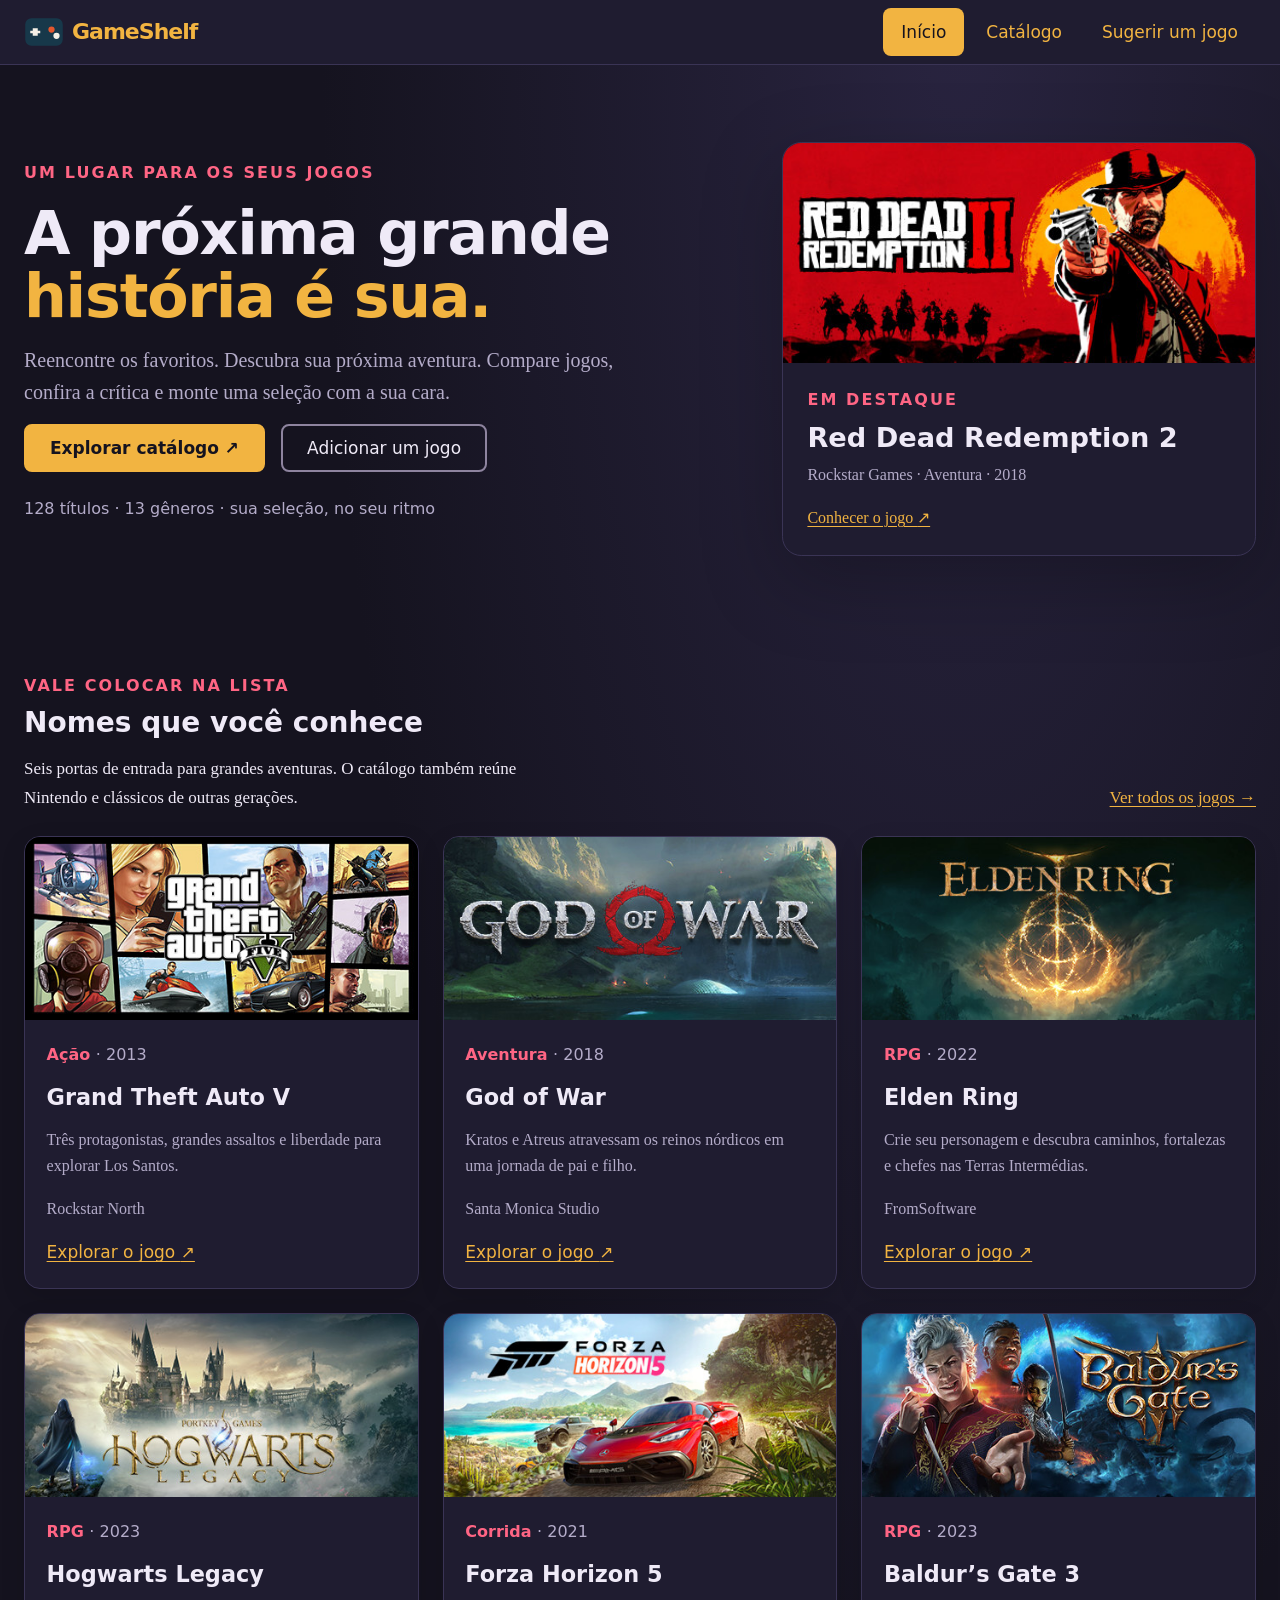
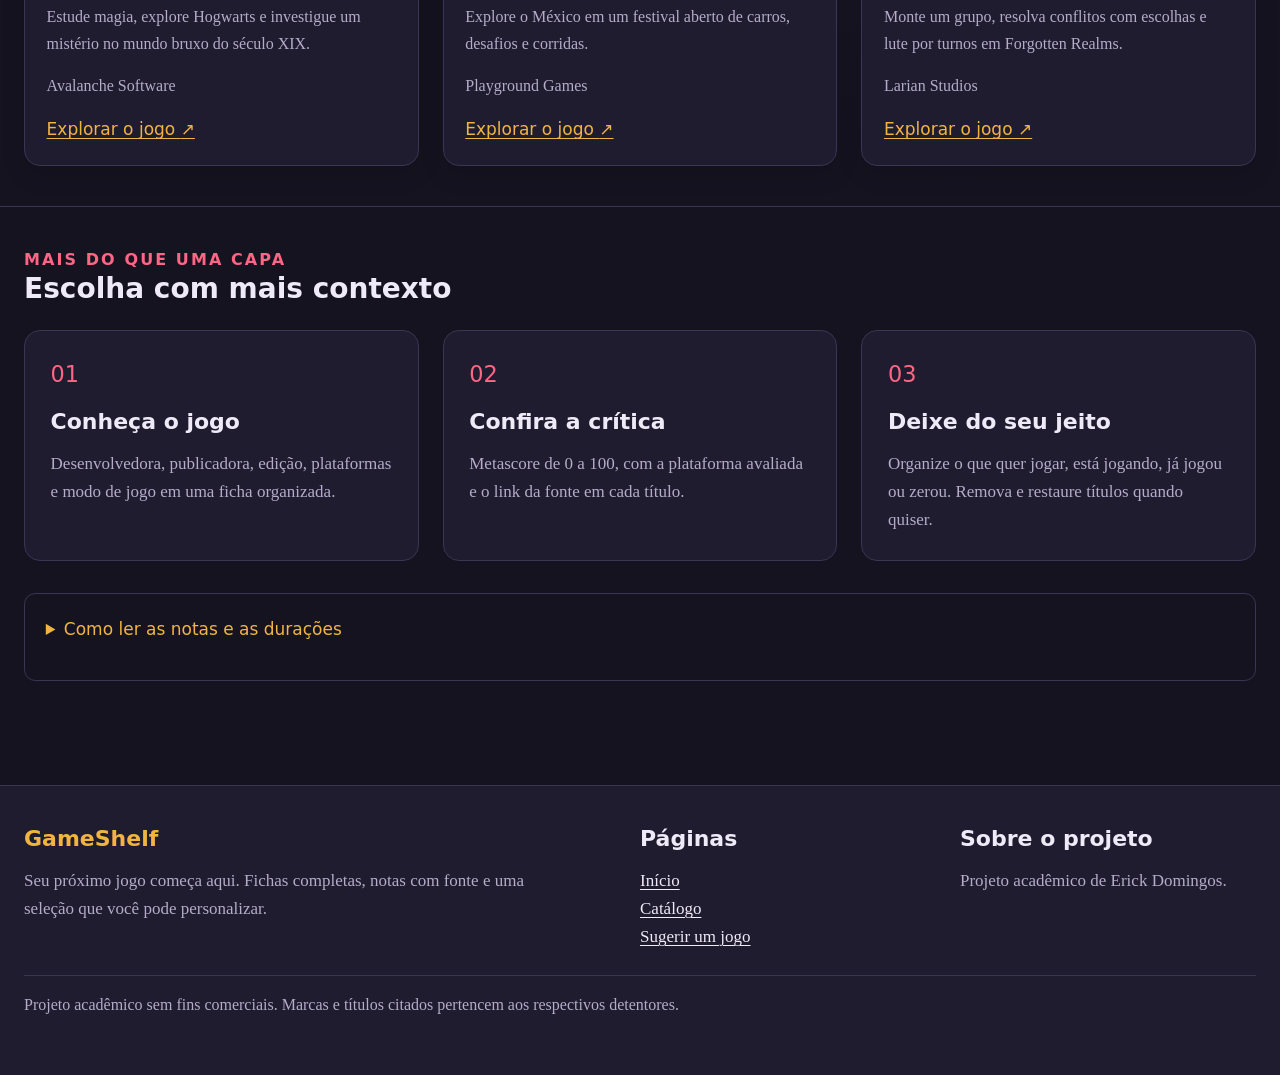
<file: Index.HTML>
<!DOCTYPE html>
<html lang="pt-BR">
  <head>
    <meta charset="UTF-8" />
    <meta name="viewport" content="width=device-width, initial-scale=1" />
    <title>GameShelf — catálogo de jogos</title>
    <meta
      name="description"
      content="GameShelf é um catálogo de 128 jogos conhecidos, com ficha técnica, gênero, duração e plataformas de cada título."
    />
    <link rel="icon" href="img/logo.svg" type="image/svg+xml" />
    <link rel="stylesheet" href="css/estilo.css" />
  </head>
  <body>
    <a class="pular-link" href="#conteudo">Pular para o conteúdo</a>

    <header class="cabecalho">
      <div class="envolucro cabecalho__interno">
        <a class="marca" href="index.html">
          <img src="img/logo.svg" alt="" width="40" height="40" />
          <span class="marca__nome">GameShelf</span>
        </a>
        <nav aria-label="Navegação principal">
          <ul class="menu">
            <li>
              <a class="menu__link" href="index.html" aria-current="page">Início</a>
            </li>
            <li><a class="menu__link" href="catalogo.html">Catálogo</a></li>
            <li><a class="menu__link" href="sugestoes.html">Sugerir um jogo</a></li>
          </ul>
        </nav>
      </div>
    </header>

    <main tabindex="-1" id="conteudo">
      <section class="envolucro destaque" aria-labelledby="titulo-principal">
        <div class="destaque__texto"><p class="sobretitulo">UM LUGAR PARA OS SEUS JOGOS</p>
          <h1 id="titulo-principal">A próxima grande<br /><span class="texto-destaque">história é sua.</span></h1>
          <p>Reencontre os favoritos. Descubra sua próxima aventura. Compare jogos, confira a crítica e monte uma seleção com a sua cara.</p>
          <div class="destaque__acoes"><a class="botao" href="catalogo.html">Explorar catálogo <span aria-hidden="true">↗</span></a><a class="botao botao--secundario" href="catalogo.html#adicionar">Adicionar um jogo</a></div>
          <p class="destaque__rodape">128 títulos · 13 gêneros · sua seleção, no seu ritmo</p>
        </div>
        <figure class="destaque__figura"><img src="img/capas/red-dead-redemption-2.jpg" alt="Arte promocional de Red Dead Redemption 2, com Arthur Morgan em destaque" width="460" height="215" fetchpriority="high" />
          <figcaption><span class="sobretitulo">EM DESTAQUE</span><strong>Red Dead Redemption 2</strong><span>Rockstar Games · Aventura · 2018</span><a href="catalogo.html#base-red-dead-redemption-2">Conhecer o jogo <span aria-hidden="true">↗</span></a></figcaption>
        </figure>
      </section>
      <section class="envolucro secao" aria-labelledby="titulo-destaques"><div class="secao__cabecalho secao__cabecalho--linha"><div><p class="sobretitulo">VALE COLOCAR NA LISTA</p><h2 id="titulo-destaques">Nomes que você conhece</h2><p>Seis portas de entrada para grandes aventuras. O catálogo também reúne Nintendo e clássicos de outras gerações.</p></div><a href="catalogo.html">Ver todos os jogos →</a></div>
        <ul class="grade-jogos grade-destaques"><li data-destaque="base-gta-v"><article class="cartao"><img class="cartao__capa" src="img/capas/gta-v.jpg" alt="Arte promocional de Grand Theft Auto V" width="460" height="215" loading="lazy" decoding="async" /><div class="cartao__corpo"><p class="cartao__kicker">Ação <span>· 2013</span></p><h3 class="cartao__titulo">Grand Theft Auto V</h3><p class="cartao__resumo">Três protagonistas, grandes assaltos e liberdade para explorar Los Santos.</p><p class="cartao__meta">Rockstar North</p><a class="cartao__link" href="catalogo.html#base-gta-v">Explorar o jogo <span aria-hidden="true">↗</span></a></div></article></li><li data-destaque="base-god-of-war"><article class="cartao"><img class="cartao__capa" src="img/capas/god-of-war.jpg" alt="Arte promocional de God of War" width="460" height="215" loading="lazy" decoding="async" /><div class="cartao__corpo"><p class="cartao__kicker">Aventura <span>· 2018</span></p><h3 class="cartao__titulo">God of War</h3><p class="cartao__resumo">Kratos e Atreus atravessam os reinos nórdicos em uma jornada de pai e filho.</p><p class="cartao__meta">Santa Monica Studio</p><a class="cartao__link" href="catalogo.html#base-god-of-war">Explorar o jogo <span aria-hidden="true">↗</span></a></div></article></li><li data-destaque="base-elden-ring"><article class="cartao"><img class="cartao__capa" src="img/capas/elden-ring.jpg" alt="Arte promocional de Elden Ring" width="460" height="215" loading="lazy" decoding="async" /><div class="cartao__corpo"><p class="cartao__kicker">RPG <span>· 2022</span></p><h3 class="cartao__titulo">Elden Ring</h3><p class="cartao__resumo">Crie seu personagem e descubra caminhos, fortalezas e chefes nas Terras Intermédias.</p><p class="cartao__meta">FromSoftware</p><a class="cartao__link" href="catalogo.html#base-elden-ring">Explorar o jogo <span aria-hidden="true">↗</span></a></div></article></li><li data-destaque="base-hogwarts-legacy"><article class="cartao"><img class="cartao__capa" src="img/capas/hogwarts-legacy.jpg" alt="Arte promocional de Hogwarts Legacy" width="460" height="215" loading="lazy" decoding="async" /><div class="cartao__corpo"><p class="cartao__kicker">RPG <span>· 2023</span></p><h3 class="cartao__titulo">Hogwarts Legacy</h3><p class="cartao__resumo">Estude magia, explore Hogwarts e investigue um mistério no mundo bruxo do século XIX.</p><p class="cartao__meta">Avalanche Software</p><a class="cartao__link" href="catalogo.html#base-hogwarts-legacy">Explorar o jogo <span aria-hidden="true">↗</span></a></div></article></li><li data-destaque="base-forza-horizon-5"><article class="cartao"><img class="cartao__capa" src="img/capas/forza-horizon-5.jpg" alt="Arte promocional de Forza Horizon 5" width="460" height="215" loading="lazy" decoding="async" /><div class="cartao__corpo"><p class="cartao__kicker">Corrida <span>· 2021</span></p><h3 class="cartao__titulo">Forza Horizon 5</h3><p class="cartao__resumo">Explore o México em um festival aberto de carros, desafios e corridas.</p><p class="cartao__meta">Playground Games</p><a class="cartao__link" href="catalogo.html#base-forza-horizon-5">Explorar o jogo <span aria-hidden="true">↗</span></a></div></article></li><li data-destaque="base-baldurs-gate-3"><article class="cartao"><img class="cartao__capa" src="img/capas/baldurs-gate-3.jpg" alt="Arte promocional de Baldur’s Gate 3" width="460" height="215" loading="lazy" decoding="async" /><div class="cartao__corpo"><p class="cartao__kicker">RPG <span>· 2023</span></p><h3 class="cartao__titulo">Baldur’s Gate 3</h3><p class="cartao__resumo">Monte um grupo, resolva conflitos com escolhas e lute por turnos em Forgotten Realms.</p><p class="cartao__meta">Larian Studios</p><a class="cartao__link" href="catalogo.html#base-baldurs-gate-3">Explorar o jogo <span aria-hidden="true">↗</span></a></div></article></li></ul>
      </section>
      <section class="envolucro secao" aria-labelledby="titulo-acervo"><div class="secao__cabecalho"><p class="sobretitulo">MAIS DO QUE UMA CAPA</p><h2 id="titulo-acervo">Escolha com mais contexto</h2></div>
        <div class="recursos"><article><span class="recurso-numero">01</span><h3>Conheça o jogo</h3><p>Desenvolvedora, publicadora, edição, plataformas e modo de jogo em uma ficha organizada.</p></article><article><span class="recurso-numero">02</span><h3>Confira a crítica</h3><p>Metascore de 0 a 100, com a plataforma avaliada e o link da fonte em cada título.</p></article><article><span class="recurso-numero">03</span><h3>Deixe do seu jeito</h3><p>Organize o que quer jogar, está jogando, já jogou ou zerou. Remova e restaure títulos quando quiser.</p></article></div>
        <details class="sobre-dados"><summary>Como ler as notas e as durações</summary><p>Metascore é a nota agregada da crítica no Metacritic. As notas foram conferidas no Steam ou em fontes secundárias indicadas nas fichas, em 20–21/09/2026. Oito títulos estão com Metascore não confirmado. As notas variam por plataforma e edição; não são atualizadas automaticamente.</p><p>O percentual do Steam representa avaliações positivas de jogadores em inglês. Não é uma nota do Metacritic. Os tempos são faixas editoriais aproximadas de campanha, sem DLCs ou conclusão de 100%; não são médias do HowLongToBeat. Os filtros de duração usam o ponto médio da faixa.</p><p>As plataformas listadas são as principais versões selecionadas de cada jogo, sem incluir todas as opções de nuvem ou retrocompatibilidade. <a href="docs/FONTES.md">Consultar fontes e créditos</a>.</p></details>
      </section>
    </main>

    <footer class="rodape">
      <div class="envolucro">
        <div class="rodape__grade">
          <div>
            <h2>GameShelf</h2>
            <p>
              Seu próximo jogo começa aqui. Fichas completas, notas com fonte e uma seleção que você pode personalizar.
            </p>
          </div>
          <nav aria-label="Navegação do rodapé">
            <h3>Páginas</h3>
            <ul class="rodape__lista">
              <li><a href="index.html">Início</a></li>
              <li><a href="catalogo.html">Catálogo</a></li>
              <li><a href="sugestoes.html">Sugerir um jogo</a></li>
            </ul>
          </nav>
          <div>
            <h3>Sobre o projeto</h3>
            <ul class="rodape__lista">
              <li>Projeto acadêmico de Erick Domingos.</li>
            </ul>
          </div>
        </div>
        <p class="rodape__nota">
          Projeto acadêmico sem fins comerciais. Marcas e títulos citados
          pertencem aos respectivos detentores.
        </p>
      </div>
    </footer>
  </body>
</html>
</file>
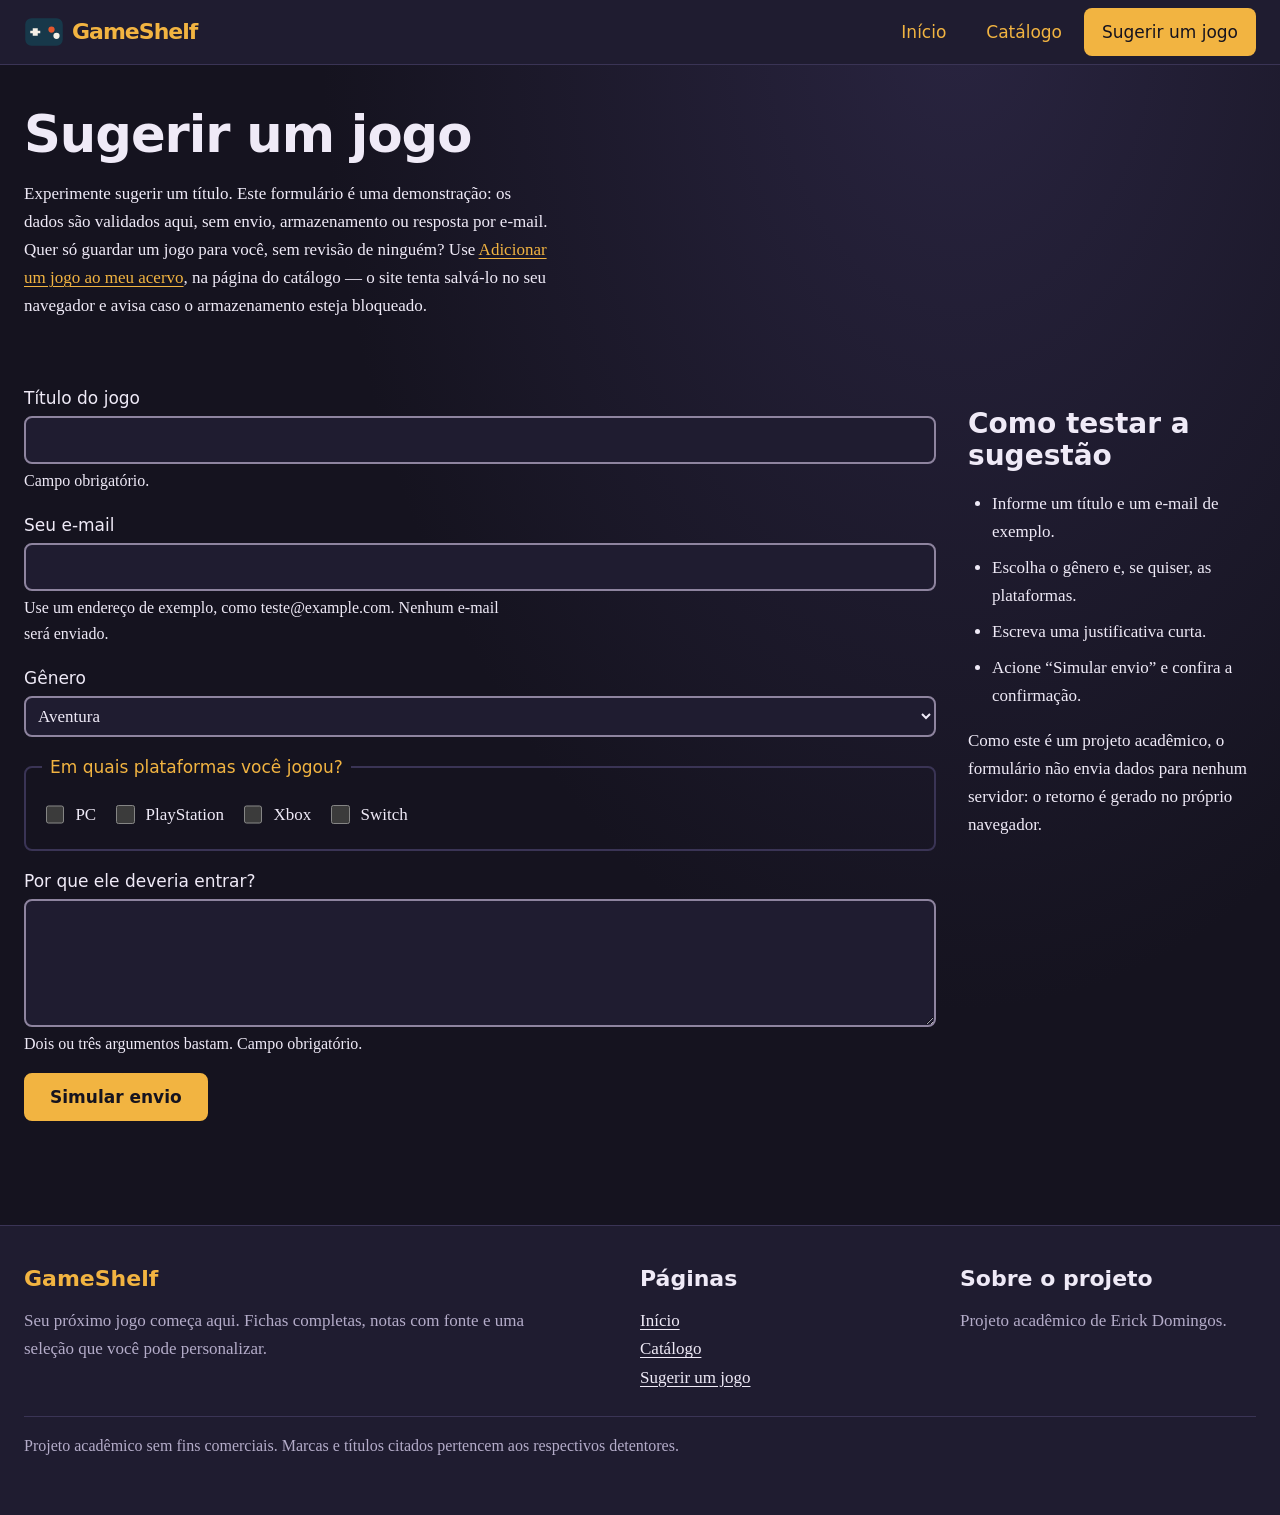
<file: sugest.HTML>
<!DOCTYPE html>
<html lang="pt-BR">
  <head>
    <meta charset="UTF-8" />
    <meta name="viewport" content="width=device-width, initial-scale=1" />
    <title>Sugerir um jogo — GameShelf</title>
    <meta
      name="description"
      content="Experimente o formulário de sugestão do GameShelf: validação local de título, e-mail e justificativa, sem envio de dados."
    />
    <link rel="icon" href="img/logo.svg" type="image/svg+xml" />
    <link rel="stylesheet" href="css/estilo.css" />
  </head>
  <body>
    <a class="pular-link" href="#conteudo">Pular para o conteúdo</a>

    <header class="cabecalho">
      <div class="envolucro cabecalho__interno">
        <a class="marca" href="index.html">
          <img src="img/logo.svg" alt="" width="40" height="40" />
          <span class="marca__nome">GameShelf</span>
        </a>
        <nav aria-label="Navegação principal">
          <ul class="menu">
            <li><a class="menu__link" href="index.html">Início</a></li>
            <li><a class="menu__link" href="catalogo.html">Catálogo</a></li>
            <li>
              <a class="menu__link" href="sugestoes.html" aria-current="page">Sugerir um jogo</a>
            </li>
          </ul>
        </nav>
      </div>
    </header>

    <main tabindex="-1" id="conteudo" class="envolucro">
      <div class="secao__cabecalho pagina__topo">
        <h1>Sugerir um jogo</h1>
        <p>
          Experimente sugerir um título. Este formulário é uma demonstração:
          os dados são validados aqui, sem envio, armazenamento ou resposta por e-mail.
        </p>
        <p>
          Quer só guardar um jogo para você, sem revisão de ninguém? Use
          <a href="catalogo.html#adicionar">Adicionar um jogo ao meu acervo</a>,
          na página do catálogo — o site tenta salvá-lo no seu navegador e avisa caso o armazenamento esteja bloqueado.
        </p>
      </div>

      <div class="catalogo catalogo--invertido">
        <section aria-labelledby="titulo-formulario">
          <h2 id="titulo-formulario" class="apenas-leitor">Formulário de sugestão</h2>

          <!-- Mensagem de retorno anunciada por leitores de tela -->
          <div class="aviso" id="retorno" role="status" hidden>
            <p id="retorno-texto"></p>
          </div>

          <form id="form-sugestao" novalidate hidden>
            <div class="campo">
              <label class="campo__rotulo" for="jogo">Título do jogo</label>
              <input
                type="text"
                id="jogo" maxlength="80"
                name="jogo"
                required
                aria-describedby="ajuda-jogo"
              />
              <p class="campo__ajuda" id="ajuda-jogo">Campo obrigatório.</p>
            </div>

            <div class="campo">
              <label class="campo__rotulo" for="email">Seu e-mail</label>
              <input
                type="email"
                id="email" maxlength="254" autocomplete="email"
                name="email"
                required
                aria-describedby="ajuda-email"
              />
              <p class="campo__ajuda" id="ajuda-email">
                Use um endereço de exemplo, como teste@example.com. Nenhum e-mail será enviado.
              </p>
            </div>

            <div class="campo">
              <label class="campo__rotulo" for="genero-sugerido">Gênero</label>
              <select id="genero-sugerido" name="genero-sugerido">
                <option value="Aventura">Aventura</option>
                <option value="Ação">Ação</option>
                <option value="Estratégia">Estratégia</option>
                <option value="Plataforma">Plataforma</option>
                <option value="Puzzle">Puzzle</option>
                <option value="RPG">RPG</option>
                <option value="Roguelike">Roguelike</option>
                <option value="Simulação">Simulação</option>
                <option value="Sobrevivência">Sobrevivência</option>
                <option value="Outro">Outro</option>
              </select>
            </div>

            <fieldset>
              <legend>Em quais plataformas você jogou?</legend>
              <div class="opcoes">
                <span class="opcao">
                  <input type="checkbox" id="sug-pc" name="sug-plataforma" value="PC" />
                  <label for="sug-pc">PC</label>
                </span>
                <span class="opcao">
                  <input
                    type="checkbox"
                    id="sug-playstation"
                    name="sug-plataforma"
                    value="PlayStation"
                  />
                  <label for="sug-playstation">PlayStation</label>
                </span>
                <span class="opcao">
                  <input type="checkbox" id="sug-xbox" name="sug-plataforma" value="Xbox" />
                  <label for="sug-xbox">Xbox</label>
                </span>
                <span class="opcao">
                  <input
                    type="checkbox"
                    id="sug-switch"
                    name="sug-plataforma"
                    value="Switch"
                  />
                  <label for="sug-switch">Switch</label>
                </span>
              </div>
            </fieldset>

            <div class="campo">
              <label class="campo__rotulo" for="motivo">Por que ele deveria entrar?</label>
              <textarea
                id="motivo" maxlength="600"
                name="motivo"
                required
                aria-describedby="ajuda-motivo"
              ></textarea>
              <p class="campo__ajuda" id="ajuda-motivo">
                Dois ou três argumentos bastam. Campo obrigatório.
              </p>
            </div>

            <button class="botao" type="submit">Simular envio</button>
          </form>

          <noscript>
            <p class="aviso">
              Ative o JavaScript para testar o formulário. As demais páginas e fichas continuam disponíveis.
            </p>
          </noscript>
        </section>

        <aside class="texto-corrido" aria-labelledby="titulo-criterios">
          <h2 id="titulo-criterios">Como testar a sugestão</h2>
          <ul>
            <li>Informe um título e um e-mail de exemplo.</li>
            <li>Escolha o gênero e, se quiser, as plataformas.</li>
            <li>Escreva uma justificativa curta.</li>
            <li>Acione “Simular envio” e confira a confirmação.</li>
          </ul>
          <p>
            Como este é um projeto acadêmico, o formulário não envia dados para
            nenhum servidor: o retorno é gerado no próprio navegador.
          </p>
        </aside>
      </div>
    </main>

    <footer class="rodape">
      <div class="envolucro">
        <div class="rodape__grade">
          <div>
            <h2>GameShelf</h2>
            <p>
              Seu próximo jogo começa aqui. Fichas completas, notas com fonte e uma seleção que você pode personalizar.
            </p>
          </div>
          <nav aria-label="Navegação do rodapé">
            <h3>Páginas</h3>
            <ul class="rodape__lista">
              <li><a href="index.html">Início</a></li>
              <li><a href="catalogo.html">Catálogo</a></li>
              <li><a href="sugestoes.html">Sugerir um jogo</a></li>
            </ul>
          </nav>
          <div>
            <h3>Sobre o projeto</h3>
            <ul class="rodape__lista">
              <li>Projeto acadêmico de Erick Domingos.</li>
            </ul>
          </div>
        </div>
        <p class="rodape__nota">
          Projeto acadêmico sem fins comerciais. Marcas e títulos citados
          pertencem aos respectivos detentores.
        </p>
      </div>
    </footer>

    <script src="js/validacao.js" defer></script>
    <script src="js/formulario.js" defer></script>
  </body>
</html>
</file>
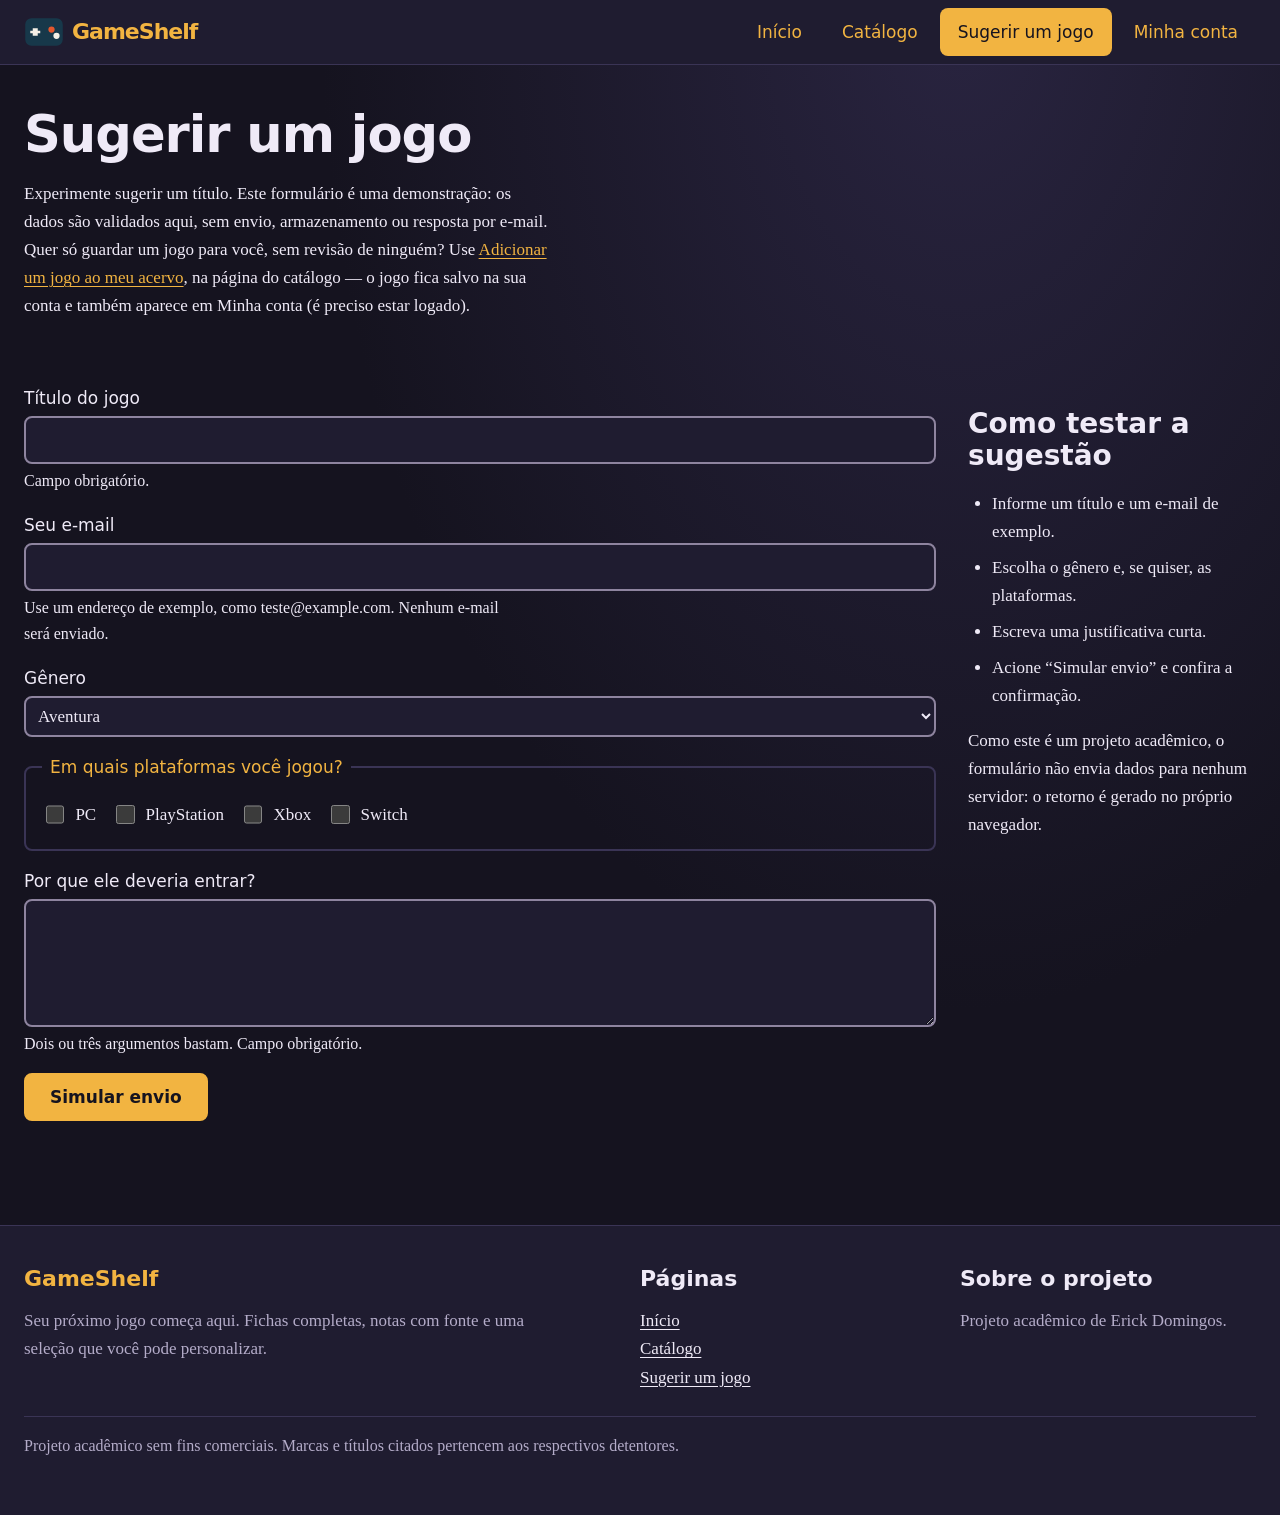
<file: frontend/sugestoes.html>
<!DOCTYPE html>
<html lang="pt-BR">
  <head>
    <meta charset="UTF-8" />
    <meta name="viewport" content="width=device-width, initial-scale=1" />
    <title>Sugerir um jogo — GameShelf</title>
    <meta
      name="description"
      content="Experimente o formulário de sugestão do GameShelf: validação local de título, e-mail e justificativa, sem envio de dados."
    />
    <link rel="icon" href="img/logo.svg" type="image/svg+xml" />
    <link rel="stylesheet" href="css/estilo.css" />
  </head>
  <body>
    <a class="pular-link" href="#conteudo">Pular para o conteúdo</a>

    <header class="cabecalho">
      <div class="envolucro cabecalho__interno">
        <a class="marca" href="index.html">
          <img src="img/logo.svg" alt="" width="40" height="40" />
          <span class="marca__nome">GameShelf</span>
        </a>
        <nav aria-label="Navegação principal">
          <ul class="menu">
            <li><a class="menu__link" href="index.html">Início</a></li>
            <li><a class="menu__link" href="catalogo.html">Catálogo</a></li>
            <li>
              <a class="menu__link" href="sugestoes.html" aria-current="page">Sugerir um jogo</a>
            </li>
            <li><a class="menu__link" href="conta.html">Minha conta</a></li>
          </ul>
        </nav>
      </div>
    </header>

    <main tabindex="-1" id="conteudo" class="envolucro">
      <div class="secao__cabecalho pagina__topo">
        <h1>Sugerir um jogo</h1>
        <p>
          Experimente sugerir um título. Este formulário é uma demonstração:
          os dados são validados aqui, sem envio, armazenamento ou resposta por e-mail.
        </p>
        <p>
          Quer só guardar um jogo para você, sem revisão de ninguém? Use
          <a href="catalogo.html#adicionar">Adicionar um jogo ao meu acervo</a>,
          na página do catálogo — o jogo fica salvo na sua conta e também aparece em Minha conta (é preciso estar logado).
        </p>
      </div>

      <div class="catalogo catalogo--invertido">
        <section aria-labelledby="titulo-formulario">
          <h2 id="titulo-formulario" class="apenas-leitor">Formulário de sugestão</h2>

          <!-- Mensagem de retorno anunciada por leitores de tela -->
          <div class="aviso" id="retorno" role="status" hidden>
            <p id="retorno-texto"></p>
          </div>

          <form id="form-sugestao" novalidate hidden>
            <div class="campo">
              <label class="campo__rotulo" for="jogo">Título do jogo</label>
              <input
                type="text"
                id="jogo" maxlength="80"
                name="jogo"
                required
                aria-describedby="ajuda-jogo"
              />
              <p class="campo__ajuda" id="ajuda-jogo">Campo obrigatório.</p>
            </div>

            <div class="campo">
              <label class="campo__rotulo" for="email">Seu e-mail</label>
              <input
                type="email"
                id="email" maxlength="254" autocomplete="email"
                name="email"
                required
                aria-describedby="ajuda-email"
              />
              <p class="campo__ajuda" id="ajuda-email">
                Use um endereço de exemplo, como teste@example.com. Nenhum e-mail será enviado.
              </p>
            </div>

            <div class="campo">
              <label class="campo__rotulo" for="genero-sugerido">Gênero</label>
              <select id="genero-sugerido" name="genero-sugerido">
                <option value="Aventura">Aventura</option>
                <option value="Ação">Ação</option>
                <option value="Estratégia">Estratégia</option>
                <option value="Plataforma">Plataforma</option>
                <option value="Puzzle">Puzzle</option>
                <option value="RPG">RPG</option>
                <option value="Roguelike">Roguelike</option>
                <option value="Simulação">Simulação</option>
                <option value="Sobrevivência">Sobrevivência</option>
                <option value="Outro">Outro</option>
              </select>
            </div>

            <fieldset>
              <legend>Em quais plataformas você jogou?</legend>
              <div class="opcoes">
                <span class="opcao">
                  <input type="checkbox" id="sug-pc" name="sug-plataforma" value="PC" />
                  <label for="sug-pc">PC</label>
                </span>
                <span class="opcao">
                  <input
                    type="checkbox"
                    id="sug-playstation"
                    name="sug-plataforma"
                    value="PlayStation"
                  />
                  <label for="sug-playstation">PlayStation</label>
                </span>
                <span class="opcao">
                  <input type="checkbox" id="sug-xbox" name="sug-plataforma" value="Xbox" />
                  <label for="sug-xbox">Xbox</label>
                </span>
                <span class="opcao">
                  <input
                    type="checkbox"
                    id="sug-switch"
                    name="sug-plataforma"
                    value="Switch"
                  />
                  <label for="sug-switch">Switch</label>
                </span>
              </div>
            </fieldset>

            <div class="campo">
              <label class="campo__rotulo" for="motivo">Por que ele deveria entrar?</label>
              <textarea
                id="motivo" maxlength="600"
                name="motivo"
                required
                aria-describedby="ajuda-motivo"
              ></textarea>
              <p class="campo__ajuda" id="ajuda-motivo">
                Dois ou três argumentos bastam. Campo obrigatório.
              </p>
            </div>

            <button class="botao" type="submit">Simular envio</button>
          </form>

          <noscript>
            <p class="aviso">
              Ative o JavaScript para testar o formulário. As demais páginas e fichas continuam disponíveis.
            </p>
          </noscript>
        </section>

        <aside class="texto-corrido" aria-labelledby="titulo-criterios">
          <h2 id="titulo-criterios">Como testar a sugestão</h2>
          <ul>
            <li>Informe um título e um e-mail de exemplo.</li>
            <li>Escolha o gênero e, se quiser, as plataformas.</li>
            <li>Escreva uma justificativa curta.</li>
            <li>Acione “Simular envio” e confira a confirmação.</li>
          </ul>
          <p>
            Como este é um projeto acadêmico, o formulário não envia dados para
            nenhum servidor: o retorno é gerado no próprio navegador.
          </p>
        </aside>
      </div>
    </main>

    <footer class="rodape">
      <div class="envolucro">
        <div class="rodape__grade">
          <div>
            <h2>GameShelf</h2>
            <p>
              Seu próximo jogo começa aqui. Fichas completas, notas com fonte e uma seleção que você pode personalizar.
            </p>
          </div>
          <nav aria-label="Navegação do rodapé">
            <h3>Páginas</h3>
            <ul class="rodape__lista">
              <li><a href="index.html">Início</a></li>
              <li><a href="catalogo.html">Catálogo</a></li>
              <li><a href="sugestoes.html">Sugerir um jogo</a></li>
            </ul>
          </nav>
          <div>
            <h3>Sobre o projeto</h3>
            <ul class="rodape__lista">
              <li>Projeto acadêmico de Erick Domingos.</li>
            </ul>
          </div>
        </div>
        <p class="rodape__nota">
          Projeto acadêmico sem fins comerciais. Marcas e títulos citados
          pertencem aos respectivos detentores.
        </p>
      </div>
    </footer>

    <script src="js/validacao.js" defer></script>
    <script src="js/formulario.js" defer></script>
  </body>
</html>
</file>
<file: css/estilo.css>
/* =============================================================
   GameShelf — folha de estilo única
   Organização: 1 tokens · 2 base · 3 layout · 4 cabeçalho ·
   5 rodapé · 6 componentes · 7 páginas · 8 responsivo · 9 preferências
   ============================================================= */

/* ---------- 1. Tokens de projeto (variáveis CSS) ------------- */
:root {
  /* Paleta original: roxo profundo, ouro e magenta.
     A borda dos campos é mais clara para destacar controles. */
  color-scheme: dark;
  --cor-fundo: #15131f;
  --cor-superficie: #1f1c30;
  --cor-superficie-alta: #292440;
  --cor-linha: #3a3455;
  --cor-controle: #8e849f;
  --cor-texto: #efeaf7;
  --cor-texto-suave: #b4acc9;
  --cor-ouro: #f2b441;
  --cor-magenta: #ff6584;
  --cor-branco: var(--cor-texto);

  /* Tipografia: 2 famílias */
  --fonte-titulo: "Trebuchet MS", "Segoe UI", system-ui, sans-serif;
  --fonte-texto: Georgia, "Times New Roman", serif;

  /* Escala tipográfica (razão ~1.25) */
  --texto-pequeno: 1rem;
  --texto-base: 1.0625rem;
  --texto-medio: 1.375rem;
  --texto-grande: 1.75rem;
  --texto-enorme: 2.5rem;

  /* Espaçamento (múltiplos de 4px) */
  --esp-1: 0.25rem;
  --esp-2: 0.5rem;
  --esp-3: 1rem;
  --esp-4: 1.5rem;
  --esp-5: 2.5rem;
  --esp-6: 4rem;

  /* Formas e sombras */
  --raio: 0.5rem;
  --raio-grande: 1rem;
  --borda: 2px solid var(--cor-linha);
  --sombra: 0 2px 0 0 var(--cor-linha);

  --largura-max: 86rem;
  --largura-leitura: 62ch; /* mantém a linha entre 45 e 90 caracteres */
}

/* ---------- 2. Base --------------------------------------- */
*,
*::before,
*::after {
  box-sizing: border-box;
}

body {
  margin: 0;
  background-color: var(--cor-fundo);
  color: var(--cor-texto);
  font-family: var(--fonte-texto);
  font-size: var(--texto-base);
  line-height: 1.65;
  /* alinhamento à esquerda: evita rios de espaço sem hifenização */
  text-align: left;
}

h1,
h2,
h3,
h4 {
  font-family: var(--fonte-titulo);
  color: var(--cor-texto);
  line-height: 1.15;
  margin: 0 0 var(--esp-3);
}

h1 {
  font-size: var(--texto-enorme);
  letter-spacing: -0.02em;
}
h2 {
  font-size: var(--texto-grande);
}
h3 {
  font-size: var(--texto-medio);
}
h4 {
  font-size: var(--texto-base);
}

p {
  margin: 0 0 var(--esp-3); /* espaçamento entre parágrafos > 0.5em */
  max-width: var(--largura-leitura);
}

a {
  color: var(--cor-ouro);
  text-underline-offset: 0.2em;
}

a:hover {
  color: var(--cor-magenta);
}

img {
  max-width: 100%;
  height: auto;
  display: block;
}

/* Foco visível e consistente em todos os elementos interativos */
:focus-visible {
  outline: 3px solid var(--cor-ouro);
  outline-offset: 3px;
  border-radius: var(--esp-1);
}

/* O atributo hidden precisa prevalecer sobre grid/flex dos componentes. */
[hidden] { display: none !important; }
button, input, select, textarea { font: inherit; }
button, summary, .menu__link { min-height: 2.75rem; }
input, select, textarea, fieldset { min-width: 0; }
input::placeholder { color: var(--cor-texto-suave); opacity: 1; }
[aria-invalid="true"] { border-style: dashed; border-color: var(--cor-ouro); }
.erro-campo { margin: 0; color: var(--cor-ouro); font-size: 1rem; }
.cartao__titulo, .cartao__resumo, .aviso { overflow-wrap: anywhere; }
.opcao label { padding-block: 0.25rem; cursor: pointer; }
.notas-externas { flex-wrap: wrap; }
.adicionar-jogo__corpo { padding-top: var(--esp-3); }
.botao:hover { text-decoration: underline; text-underline-offset: 0.2em; }

/* ---------- 3. Layout ------------------------------------- */
.envolucro {
  width: 100%;
  max-width: var(--largura-max);
  margin-inline: auto;
  padding-inline: var(--esp-3);
}

.secao {
  padding-block: var(--esp-5);
}

.secao + .secao {
  border-top: 1px solid var(--cor-linha);
}

.secao__cabecalho {
  margin-bottom: var(--esp-4);
}

.secao__cabecalho p {
  margin-bottom: 0;
}

/* Link de atalho para leitores de tela e teclado */
.pular-link {
  position: absolute;
  left: var(--esp-3);
  top: -4rem;
  z-index: 10;
  background-color: var(--cor-ouro);
  color: var(--cor-fundo);
  padding: var(--esp-2) var(--esp-3);
  border-radius: 0 0 var(--raio) var(--raio);
  transition: top 0.15s ease-out;
}

.pular-link:focus {
  top: 0;
  color: var(--cor-fundo);
}

/* Conteúdo visível apenas para tecnologias assistivas */
.apenas-leitor {
  position: absolute;
  width: 1px;
  height: 1px;
  padding: 0;
  margin: -1px;
  overflow: hidden;
  clip-path: inset(50%);
  white-space: nowrap;
}

/* ---------- 4. Cabeçalho e navegação ----------------------- */
.cabecalho {
  background-color: var(--cor-superficie);
  border-bottom: var(--borda);
}

.cabecalho__interno {
  display: flex;
  flex-wrap: wrap;
  align-items: center;
  justify-content: space-between;
  gap: var(--esp-2);
  padding-block: var(--esp-2);
}

.marca {
  display: flex;
  align-items: center;
  gap: var(--esp-2);
  font-family: var(--fonte-titulo);
  font-size: var(--texto-medio);
  font-weight: bold;
  color: var(--cor-ouro);
  text-decoration: none;
}

.marca__nome {
  letter-spacing: -0.01em;
}

.menu {
  display: flex;
  flex-wrap: wrap;
  gap: var(--esp-1);
  list-style: none;
  margin: 0;
  padding: 0;
}

.menu__link {
  display: block;
  padding: var(--esp-2) var(--esp-3);
  font-family: var(--fonte-titulo);
  text-decoration: none;
  border-radius: var(--raio);
  border: 2px solid transparent;
}

.menu__link:hover {
  background-color: var(--cor-superficie-alta);
  border-color: var(--cor-ouro);
  color: var(--cor-ouro);
}

/* Página atual: marcada visualmente e por aria-current */
.menu__link[aria-current="page"] {
  background-color: var(--cor-ouro);
  color: var(--cor-fundo);
}

/* ---------- 5. Rodapé -------------------------------------- */
.rodape {
  background-color: var(--cor-superficie-alta);
  color: var(--cor-texto-suave);
  padding-block: var(--esp-5);
  margin-top: var(--esp-6);
  border-top: var(--borda);
}

.rodape a {
  color: var(--cor-texto);
}

.rodape a:hover {
  color: var(--cor-ouro);
}

.rodape h2 {
  color: var(--cor-ouro);
  font-size: var(--texto-medio);
}

.rodape__grade {
  display: grid;
  gap: var(--esp-4);
}

.rodape__lista {
  list-style: none;
  margin: 0;
  padding: 0;
}

.rodape__nota {
  margin-top: var(--esp-4);
  padding-top: var(--esp-3);
  border-top: 1px solid var(--cor-linha);
  font-size: var(--texto-pequeno);
  max-width: none;
}

/* ---------- 6. Componentes --------------------------------- */

/* 6.1 Botões */
.botao {
  display: inline-block;
  font-family: var(--fonte-titulo);
  font-size: var(--texto-base);
  padding: var(--esp-2) var(--esp-4);
  border: var(--borda);
  border-radius: var(--raio);
  text-decoration: none;
  cursor: pointer;
  background-color: var(--cor-ouro);
  color: var(--cor-fundo);
  box-shadow: var(--sombra);
}

.botao:hover {
  background-color: var(--cor-magenta);
  border-color: var(--cor-magenta);
  color: var(--cor-fundo);
}

.botao--secundario {
  background-color: transparent;
  color: var(--cor-texto);
}

.botao--secundario:hover {
  background-color: var(--cor-superficie-alta);
  border-color: var(--cor-ouro);
  color: var(--cor-ouro);
}

/* 6.2 Cartão de jogo */
.grade-jogos {
  display: grid;
  grid-template-columns: repeat(auto-fill, minmax(min(100%, 15rem), 1fr));
  gap: var(--esp-4);
  list-style: none;
  margin: 0;
  padding: 0;
}

.cartao {
  display: flex;
  flex-direction: column;
  height: 100%;
  background-color: var(--cor-superficie);
  border: var(--borda);
  border-radius: var(--raio-grande);
  overflow: hidden;
}

.cartao:hover,
.cartao:focus-within {
  border-color: var(--cor-ouro);
}

.cartao__capa {
  width: 100%;
  height: auto;
  border-bottom: var(--borda);
  background-color: var(--cor-superficie-alta);
}

.cartao__corpo {
  display: flex;
  flex-direction: column;
  gap: var(--esp-2);
  padding: var(--esp-3);
  flex-grow: 1;
}

.cartao__titulo {
  margin: 0;
  font-size: var(--texto-medio);
}

.cartao__meta {
  margin: 0;
  font-size: var(--texto-pequeno);
  color: var(--cor-texto-suave);
}

.cartao__resumo {
  margin: 0;
  font-size: var(--texto-pequeno);
  color: var(--cor-texto-suave);
}

/* 6.3 Etiquetas de gênero e plataforma */
.etiquetas {
  display: flex;
  flex-wrap: wrap;
  gap: var(--esp-1);
  list-style: none;
  margin: 0;
  padding: 0;
}

.etiqueta {
  font-family: var(--fonte-titulo);
  font-size: var(--texto-pequeno);
  padding: 0.125rem var(--esp-2);
  border: 1px solid var(--cor-linha);
  border-radius: var(--raio);
  background-color: var(--cor-superficie-alta);
  color: var(--cor-texto-suave);
}

.etiqueta--genero {
  background-color: var(--cor-magenta);
  color: var(--cor-fundo);
  border-color: var(--cor-magenta);
}

.etiqueta--pessoal {
  background-color: var(--cor-superficie);
  color: var(--cor-ouro);
  border-color: var(--cor-ouro);
}

/* 6.3.1 Notas externas (Metacritic e comunidade) */
.notas-externas {
  display: flex;
  gap: var(--esp-2);
  list-style: none;
  margin: 0;
  padding: 0;
}

.nota-externa {
  display: flex;
  flex-direction: column;
  gap: 0.125rem;
  padding: var(--esp-1) var(--esp-2);
  border-radius: var(--raio);
  background-color: var(--cor-superficie-alta);
  border: 1px solid var(--cor-linha);
}

.nota-externa__rotulo {
  font-size: 1rem;
  text-transform: uppercase;
  letter-spacing: 0.04em;
  color: var(--cor-texto-suave);
}

.nota-externa__valor {
  font-family: var(--fonte-titulo);
  font-weight: bold;
  font-size: var(--texto-base);
}

.nota-externa--critica .nota-externa__valor {
  color: var(--cor-ouro);
}

.nota-externa--jogadores .nota-externa__valor {
  color: var(--cor-magenta);
}

/* 6.6 Botão de remover qualquer jogo do catálogo */
.botao--remover {
  align-self: flex-start;
  margin-top: var(--esp-1);
  font-size: var(--texto-pequeno);
  padding: var(--esp-1) var(--esp-3);
}

.botao--remover:hover {
  background-color: var(--cor-magenta);
  border-color: var(--cor-magenta);
  color: var(--cor-fundo);
}

/* 6.7 Bloco expansível "Adicionar um jogo" */
.adicionar-jogo {
  border: var(--borda);
  border-radius: var(--raio-grande);
  background-color: var(--cor-superficie);
  margin-bottom: var(--esp-4);
}

.adicionar-jogo__abrir {
  display: block;
  cursor: pointer;
  padding: var(--esp-3);
  font-family: var(--fonte-titulo);
  color: var(--cor-ouro);
  list-style: none;
}

.adicionar-jogo[open] .adicionar-jogo__abrir {
  border-bottom: 1px solid var(--cor-linha);
}

.adicionar-jogo__corpo {
  padding: var(--esp-3);
}

/* 6.4 Detalhes expansíveis (ficha do jogo) */
.ficha {
  margin-top: auto;
  border-top: 1px solid var(--cor-linha);
  padding-top: var(--esp-2);
}

.ficha__resumo {
  font-family: var(--fonte-titulo);
  color: var(--cor-ouro);
  cursor: pointer;
  padding: var(--esp-1) 0;
}

.ficha__resumo:hover {
  color: var(--cor-magenta);
}

.ficha__lista {
  margin: var(--esp-2) 0 0;
  font-size: var(--texto-pequeno);
}

.ficha__lista dt {
  font-family: var(--fonte-titulo);
  color: var(--cor-texto-suave);
}

.ficha__lista dd {
  margin: 0 0 var(--esp-2);
}

/* 6.5 Formulários */
.campo {
  display: flex;
  flex-direction: column;
  gap: var(--esp-1);
  margin-bottom: var(--esp-3);
}

.campo__rotulo {
  font-family: var(--fonte-titulo);
  color: var(--cor-texto);
}

.campo__ajuda {
  font-size: var(--texto-pequeno);
  margin: 0;
}

input[type="text"],
input[type="email"],
input[type="search"],
input[type="url"],
input[type="number"],
select,
textarea {
  font-family: var(--fonte-texto);
  font-size: var(--texto-base);
  color: var(--cor-texto);
  background-color: var(--cor-superficie);
  padding: var(--esp-2);
  border: var(--borda);
  border-radius: var(--raio);
  width: 100%;
}

textarea {
  min-height: 8rem;
  resize: vertical;
}

fieldset {
  border: var(--borda);
  border-radius: var(--raio);
  padding: var(--esp-3);
  margin: 0 0 var(--esp-3);
}

legend {
  font-family: var(--fonte-titulo);
  color: var(--cor-ouro);
  padding-inline: var(--esp-2);
}

.opcoes {
  display: flex;
  flex-wrap: wrap;
  gap: var(--esp-3);
}

.opcao {
  display: flex;
  align-items: center;
  gap: var(--esp-2);
}

.opcoes--coluna {
  flex-direction: column;
  gap: var(--esp-2);
}

.opcao input {
  width: 1.15rem;
  height: 1.15rem;
  accent-color: var(--cor-ouro);
  flex-shrink: 0;
}

/* Mensagem de retorno do formulário */
.aviso {
  border: var(--borda);
  border-left-width: 8px;
  border-left-color: var(--cor-ouro);
  border-radius: var(--raio);
  background-color: var(--cor-superficie-alta);
  padding: var(--esp-3);
  margin-bottom: var(--esp-4);
}

.aviso p {
  margin-bottom: 0;
}

.aviso[hidden] {
  display: none;
}

/* ---------- 7. Páginas ------------------------------------- */

/* 7.1 Destaque da página inicial */
.destaque {
  display: grid;
  gap: var(--esp-4);
  align-items: center;
  padding-block: var(--esp-5);
}

.destaque__texto p {
  font-size: 1.25rem;
  line-height: 1.6;
}

.destaque__acoes {
  display: flex;
  flex-wrap: wrap;
  gap: var(--esp-3);
}

.destaque__figura {
  margin: 0;
  max-width: 17rem;
}

.destaque__figura img {
  border: var(--borda);
  border-radius: var(--raio-grande);
}

.destaque__figura figcaption {
  font-size: var(--texto-pequeno);
  margin-top: var(--esp-2);
}

/* 7.2 Números do acervo */
.numeros {
  display: grid;
  grid-template-columns: repeat(auto-fit, minmax(9rem, 1fr));
  gap: var(--esp-3);
  list-style: none;
  margin: 0;
  padding: 0;
}

.numeros li {
  background-color: var(--cor-superficie);
  border: var(--borda);
  border-radius: var(--raio);
  padding: var(--esp-3);
}

.numeros strong {
  display: block;
  font-family: var(--fonte-titulo);
  font-size: var(--texto-grande);
  color: var(--cor-ouro);
}

/* 7.2.1 Topo das páginas internas */
.pagina__topo {
  padding-top: var(--esp-5);
}

/* 7.3 Catálogo: filtros + resultados */
.catalogo {
  display: grid;
  gap: var(--esp-5);
  align-items: start;
  padding-block: var(--esp-5);
}

.filtros {
  background-color: var(--cor-superficie);
  border: var(--borda);
  border-radius: var(--raio-grande);
  padding: var(--esp-3);
}

.filtros h2 {
  font-size: var(--texto-medio);
  margin-bottom: var(--esp-3);
}

.filtros__acoes {
  display: flex;
  gap: var(--esp-2);
  flex-wrap: wrap;
}

.contador {
  font-family: var(--fonte-titulo);
  color: var(--cor-texto-suave);
  margin-bottom: var(--esp-3);
}

.vazio {
  border: 2px dashed var(--cor-ouro);
  border-radius: var(--raio-grande);
  padding: var(--esp-4);
  text-align: center;
}

.vazio[hidden] {
  display: none;
}

/* 7.4 Conteúdo textual longo */
.texto-corrido h2 {
  margin-top: var(--esp-4);
}

.texto-corrido ul {
  max-width: var(--largura-leitura);
  padding-left: var(--esp-4);
}

.texto-corrido li {
  margin-bottom: var(--esp-2);
}

/* ---------- 8. Responsivo (mobile first) ------------------- */

/* Tablet e telas intermediárias */
@media (min-width: 48em) {
  :root {
    --texto-enorme: 3rem;
  }

  .destaque {
    grid-template-columns: 3fr 2fr;
  }

  .destaque__figura {
    justify-self: end;
    max-width: 18rem;
  }

  .rodape__grade {
    grid-template-columns: repeat(2, 1fr);
  }
}

/* Desktop */
@media (min-width: 64em) {
  .envolucro {
    padding-inline: var(--esp-4);
  }

  .catalogo {
    grid-template-columns: 17rem minmax(0, 1fr);
  }

  /* Páginas em que o conteúdo principal vem antes do painel lateral */
  .catalogo--invertido {
    grid-template-columns: minmax(0, 1fr) 18rem;
  }

  .filtros {
    position: sticky;
    top: var(--esp-3);
    max-height: calc(100vh - 2rem);
    overflow-y: auto;
  }

  .rodape__grade {
    grid-template-columns: 2fr 1fr 1fr;
  }
}

/* ---------- 9. Preferências do usuário --------------------- */
@media (prefers-reduced-motion: reduce) {
  *,
  *::before,
  *::after {
    animation-duration: 0.01ms !important;
    animation-iteration-count: 1 !important;
    transition-duration: 0.01ms !important;
    scroll-behavior: auto !important;
  }
}

@media (max-width: 47.99em) {
  .cabecalho__interno { flex-direction: column; align-items: flex-start; }
  .menu__link { padding-inline: 0.65rem; }
  .catalogo { gap: var(--esp-4); }
  .filtros form { display: grid; gap: var(--esp-2); }
}

/* ---------- 10. Coleção de grandes jogos ------------------- */
body { background-image: radial-gradient(ellipse at 75% 0%, #292440 0%, transparent 40rem); }
.cabecalho { border-bottom: 1px solid var(--cor-linha); }
.marca__nome { letter-spacing: -0.045em; }
.sobretitulo { font-family: var(--fonte-titulo); color: var(--cor-magenta); font-weight: 700; letter-spacing: 0.13em; font-size: 1rem; }
.texto-destaque { color: var(--cor-ouro); }
.destaque { padding-block: clamp(2.5rem, 6vw, 6rem); gap: 3rem; }
.destaque h1 { font-size: clamp(2.4rem, 4.7vw, 4.4rem); line-height: 1.05; }
.destaque__texto .sobretitulo { font-size: 1rem; }
.destaque__texto > p:not(.sobretitulo) { color: var(--cor-texto-suave); }
.destaque__texto .destaque__rodape { margin-top: 1.5rem; font-size: 1rem; font-family: var(--fonte-titulo); }
.destaque__figura { max-width: 100%; width: 100%; overflow: hidden; border: 1px solid var(--cor-linha); border-radius: 1.2rem; background: var(--cor-superficie); box-shadow: 0 24px 80px #00000040; }
.destaque__figura img { border: 0; border-radius: 0; width: 100%; aspect-ratio: 460 / 215; }
.destaque__figura figcaption { padding: 1.5rem; margin: 0; display: flex; flex-direction: column; gap: 0.5rem; }
.destaque__figura figcaption strong { font-family: var(--fonte-titulo); font-size: 1.7rem; line-height: 1.2; }
.destaque__figura figcaption > span:not(.sobretitulo) { color: var(--cor-texto-suave); }
.destaque__figura figcaption a { margin-top: 0.5rem; }
.botao { border-color: var(--cor-ouro); box-shadow: none; font-weight: 700; transition: background-color 150ms ease, border-color 150ms ease; }
.botao--secundario { border-color: var(--cor-controle); font-weight: 400; }
button:disabled { cursor: default; opacity: 0.55; }
.secao__cabecalho--linha { display: flex; justify-content: space-between; align-items: end; gap: 1rem; flex-wrap: wrap; }
.secao__cabecalho--linha .sobretitulo { margin-bottom: 0.5rem; }
.grade-jogos { grid-template-columns: repeat(auto-fill, minmax(min(100%, 19rem), 1fr)); gap: 1.5rem; }
.cartao { border-width: 1px; box-shadow: 0 8px 24px #00000020; transition: border-color 150ms ease; }
.cartao__capa { aspect-ratio: 460 / 215; object-fit: cover; border: 0; }
.cartao__corpo { padding: 1.35rem; gap: 1rem; }
.cartao__titulo { font-size: 1.4rem; line-height: 1.2; }
.cartao__kicker { color: var(--cor-magenta); font-family: var(--fonte-titulo); font-weight: 700; font-size: 1rem; margin: 0; }
.cartao__kicker span { color: var(--cor-texto-suave); font-weight: 400; }
.cartao__link { margin-top: auto; font-family: var(--fonte-titulo); }
.avaliacao { display: flex; gap: 0.9rem; align-items: center; padding: 0.9rem; border-radius: 0.6rem; background: var(--cor-superficie-alta); }
.avaliacao__numero { color: var(--cor-ouro); font-family: var(--fonte-titulo); font-size: 2rem; line-height: 1; }
.avaliacao__numero small { color: var(--cor-texto-suave); display: block; font-size: 1rem; font-weight: 400; margin-top: 0.4rem; }
.avaliacao__rotulo { display: block; font-family: var(--fonte-titulo); font-weight: 700; }
.avaliacao a { font-size: 1rem; color: var(--cor-texto-suave); }
.dados-principais { display: grid; gap: 0.85rem; margin: 0; padding-top: 0.2rem; }
.dados-principais dt { color: var(--cor-texto-suave); font-size: 1rem; font-family: var(--fonte-titulo); }
.dados-principais dd { margin: 0.1rem 0 0; font-size: 1rem; overflow-wrap: anywhere; }
.dados-principais small { display: block; color: var(--cor-texto-suave); font-size: 1rem; }
.fonte-nota { margin-top: 1rem; font-size: 1rem; color: var(--cor-texto-suave); overflow-wrap: anywhere; }
.botao--remover { width: 100%; border-color: var(--cor-controle); }
.acervo-acoes { display: flex; flex-wrap: wrap; gap: 0.7rem; margin-bottom: 1rem; }
.acervo-acoes + .campo__ajuda { margin-bottom: 1rem; }
.filtros { border-width: 1px; }
input[type="text"], input[type="email"], input[type="search"], input[type="url"], input[type="number"], select, textarea { border-color: var(--cor-controle); }
.recursos { display: grid; grid-template-columns: repeat(auto-fit, minmax(min(100%, 18rem), 1fr)); gap: 1.5rem; }
.recursos article { padding: 1.6rem; border: 1px solid var(--cor-linha); border-radius: 1rem; background: var(--cor-superficie); }
.recursos p { color: var(--cor-texto-suave); margin: 0; }
.recurso-numero { color: var(--cor-magenta); font-family: var(--fonte-titulo); font-size: 1.4rem; display: block; margin-bottom: 1rem; }
.sobre-dados { margin-top: 2rem; padding: 1.3rem; border: 1px solid var(--cor-linha); border-radius: 0.7rem; }
.sobre-dados summary { cursor: pointer; font-family: var(--fonte-titulo); color: var(--cor-ouro); }
.sobre-dados p { margin-top: 1rem; max-width: 85ch; }
.rodape { background: var(--cor-superficie); border-top-width: 1px; }
.pagina__topo h1 { font-size: clamp(2.5rem, 4vw, 3.7rem); }
@media (min-width: 64em) {
  .catalogo { grid-template-columns: 16rem minmax(0, 1fr); gap: 2rem; }
  .catalogo--invertido { grid-template-columns: minmax(0, 1fr) 18rem; }
  .grade-destaques { grid-template-columns: repeat(3, minmax(0, 1fr)); }
}
@media (max-width: 30em) {
  .destaque h1 { font-size: 2.4rem; }
  .cartao__corpo { padding: 1rem; }
  .acervo-acoes .botao { width: 100%; }
}

/* ---------- 11. Listas pessoais e consoles ---------------- */
.minhas-listas { margin-bottom: 1.5rem; padding: clamp(1rem, 2vw, 1.6rem); border: 1px solid var(--cor-linha); border-radius: 1rem; background: var(--cor-superficie); }
.minhas-listas h2 { font-size: clamp(1.5rem, 2.5vw, 2rem); }
.minhas-listas > p { color: var(--cor-texto-suave); }
.minhas-listas > .sobretitulo { color: var(--cor-magenta); }
.listas-atalhos { display: grid; grid-template-columns: repeat(auto-fit, minmax(min(100%, 8rem), 1fr)); gap: 0.6rem; margin-block: 1.2rem; }
.lista-atalho { display: flex; flex-direction: column; align-items: flex-start; gap: 0.35rem; min-height: 5rem; padding: 0.85rem; background: var(--cor-superficie-alta); color: var(--cor-texto); border: 1px solid var(--cor-controle); border-radius: 0.65rem; font-family: var(--fonte-titulo); text-align: left; cursor: pointer; }
.lista-atalho strong { color: var(--cor-ouro); font-size: 1.6rem; line-height: 1; }
.lista-atalho[aria-pressed="true"] { border: 2px solid var(--cor-ouro); padding: calc(0.85rem - 1px); }
.lista-atalho[aria-pressed="true"] span { text-decoration: underline; text-underline-offset: 0.2em; }
.estado-jogo { padding-top: 0.8rem; border-top: 1px solid var(--cor-linha); }
.estado-jogo select { width: 100%; margin-top: 0.4rem; }
.jogo[data-lista="quero"] .estado-jogo label, .jogo[data-lista="jogando"] .estado-jogo label, .jogo[data-lista="joguei"] .estado-jogo label, .jogo[data-lista="zerado"] .estado-jogo label { color: var(--cor-ouro); }
.cartao__colecao { align-self: flex-start; margin: 0; padding: 0.25rem 0.6rem; background: var(--cor-superficie-alta); border-radius: 0.3rem; color: var(--cor-ouro); font-family: var(--fonte-titulo); font-size: 1rem; }
</file>
<file: frontend/css/estilo.css>
/* =============================================================
   GameShelf — folha de estilo única
   Organização: 1 tokens · 2 base · 3 layout · 4 cabeçalho ·
   5 rodapé · 6 componentes · 7 páginas · 8 responsivo · 9 preferências
   ============================================================= */

/* ---------- 1. Tokens de projeto (variáveis CSS) ------------- */
:root {
  /* Paleta original: roxo profundo, ouro e magenta.
     A borda dos campos é mais clara para destacar controles. */
  color-scheme: dark;
  --cor-fundo: #15131f;
  --cor-superficie: #1f1c30;
  --cor-superficie-alta: #292440;
  --cor-linha: #3a3455;
  --cor-controle: #8e849f;
  --cor-texto: #efeaf7;
  --cor-texto-suave: #b4acc9;
  --cor-ouro: #f2b441;
  --cor-magenta: #ff6584;
  --cor-branco: var(--cor-texto);

  /* Tipografia: 2 famílias */
  --fonte-titulo: "Trebuchet MS", "Segoe UI", system-ui, sans-serif;
  --fonte-texto: Georgia, "Times New Roman", serif;

  /* Escala tipográfica (razão ~1.25) */
  --texto-pequeno: 1rem;
  --texto-base: 1.0625rem;
  --texto-medio: 1.375rem;
  --texto-grande: 1.75rem;
  --texto-enorme: 2.5rem;

  /* Espaçamento (múltiplos de 4px) */
  --esp-1: 0.25rem;
  --esp-2: 0.5rem;
  --esp-3: 1rem;
  --esp-4: 1.5rem;
  --esp-5: 2.5rem;
  --esp-6: 4rem;

  /* Formas e sombras */
  --raio: 0.5rem;
  --raio-grande: 1rem;
  --borda: 2px solid var(--cor-linha);
  --sombra: 0 2px 0 0 var(--cor-linha);

  --largura-max: 86rem;
  --largura-leitura: 62ch; /* mantém a linha entre 45 e 90 caracteres */
}

/* ---------- 2. Base --------------------------------------- */
*,
*::before,
*::after {
  box-sizing: border-box;
}

body {
  margin: 0;
  background-color: var(--cor-fundo);
  color: var(--cor-texto);
  font-family: var(--fonte-texto);
  font-size: var(--texto-base);
  line-height: 1.65;
  /* alinhamento à esquerda: evita rios de espaço sem hifenização */
  text-align: left;
}

h1,
h2,
h3,
h4 {
  font-family: var(--fonte-titulo);
  color: var(--cor-texto);
  line-height: 1.15;
  margin: 0 0 var(--esp-3);
}

h1 {
  font-size: var(--texto-enorme);
  letter-spacing: -0.02em;
}
h2 {
  font-size: var(--texto-grande);
}
h3 {
  font-size: var(--texto-medio);
}
h4 {
  font-size: var(--texto-base);
}

p {
  margin: 0 0 var(--esp-3); /* espaçamento entre parágrafos > 0.5em */
  max-width: var(--largura-leitura);
}

a {
  color: var(--cor-ouro);
  text-underline-offset: 0.2em;
}

a:hover {
  color: var(--cor-magenta);
}

img {
  max-width: 100%;
  height: auto;
  display: block;
}

/* Foco visível e consistente em todos os elementos interativos */
:focus-visible {
  outline: 3px solid var(--cor-ouro);
  outline-offset: 3px;
  border-radius: var(--esp-1);
}

/* O atributo hidden precisa prevalecer sobre grid/flex dos componentes. */
[hidden] { display: none !important; }
button, input, select, textarea { font: inherit; }
button, summary, .menu__link { min-height: 2.75rem; }
input, select, textarea, fieldset { min-width: 0; }
input::placeholder { color: var(--cor-texto-suave); opacity: 1; }
[aria-invalid="true"] { border-style: dashed; border-color: var(--cor-ouro); }
.erro-campo { margin: 0; color: var(--cor-ouro); font-size: 1rem; }
.cartao__titulo, .cartao__resumo, .aviso { overflow-wrap: anywhere; }
.opcao label { padding-block: 0.25rem; cursor: pointer; }
.notas-externas { flex-wrap: wrap; }
.adicionar-jogo__corpo { padding-top: var(--esp-3); }
.botao:hover { text-decoration: underline; text-underline-offset: 0.2em; }

/* ---------- 3. Layout ------------------------------------- */
.envolucro {
  width: 100%;
  max-width: var(--largura-max);
  margin-inline: auto;
  padding-inline: var(--esp-3);
}

.secao {
  padding-block: var(--esp-5);
}

.secao + .secao {
  border-top: 1px solid var(--cor-linha);
}

.secao__cabecalho {
  margin-bottom: var(--esp-4);
}

.secao__cabecalho p {
  margin-bottom: 0;
}

/* Link de atalho para leitores de tela e teclado */
.pular-link {
  position: absolute;
  left: var(--esp-3);
  top: -4rem;
  z-index: 10;
  background-color: var(--cor-ouro);
  color: var(--cor-fundo);
  padding: var(--esp-2) var(--esp-3);
  border-radius: 0 0 var(--raio) var(--raio);
  transition: top 0.15s ease-out;
}

.pular-link:focus {
  top: 0;
  color: var(--cor-fundo);
}

/* Conteúdo visível apenas para tecnologias assistivas */
.apenas-leitor {
  position: absolute;
  width: 1px;
  height: 1px;
  padding: 0;
  margin: -1px;
  overflow: hidden;
  clip-path: inset(50%);
  white-space: nowrap;
}

/* ---------- 4. Cabeçalho e navegação ----------------------- */
.cabecalho {
  background-color: var(--cor-superficie);
  border-bottom: var(--borda);
}

.cabecalho__interno {
  display: flex;
  flex-wrap: wrap;
  align-items: center;
  justify-content: space-between;
  gap: var(--esp-2);
  padding-block: var(--esp-2);
}

.marca {
  display: flex;
  align-items: center;
  gap: var(--esp-2);
  font-family: var(--fonte-titulo);
  font-size: var(--texto-medio);
  font-weight: bold;
  color: var(--cor-ouro);
  text-decoration: none;
}

.marca__nome {
  letter-spacing: -0.01em;
}

.menu {
  display: flex;
  flex-wrap: wrap;
  gap: var(--esp-1);
  list-style: none;
  margin: 0;
  padding: 0;
}

.menu__link {
  display: block;
  padding: var(--esp-2) var(--esp-3);
  font-family: var(--fonte-titulo);
  text-decoration: none;
  border-radius: var(--raio);
  border: 2px solid transparent;
}

.menu__link:hover {
  background-color: var(--cor-superficie-alta);
  border-color: var(--cor-ouro);
  color: var(--cor-ouro);
}

/* Página atual: marcada visualmente e por aria-current */
.menu__link[aria-current="page"] {
  background-color: var(--cor-ouro);
  color: var(--cor-fundo);
}

/* ---------- 5. Rodapé -------------------------------------- */
.rodape {
  background-color: var(--cor-superficie-alta);
  color: var(--cor-texto-suave);
  padding-block: var(--esp-5);
  margin-top: var(--esp-6);
  border-top: var(--borda);
}

.rodape a {
  color: var(--cor-texto);
}

.rodape a:hover {
  color: var(--cor-ouro);
}

.rodape h2 {
  color: var(--cor-ouro);
  font-size: var(--texto-medio);
}

.rodape__grade {
  display: grid;
  gap: var(--esp-4);
}

.rodape__lista {
  list-style: none;
  margin: 0;
  padding: 0;
}

.rodape__nota {
  margin-top: var(--esp-4);
  padding-top: var(--esp-3);
  border-top: 1px solid var(--cor-linha);
  font-size: var(--texto-pequeno);
  max-width: none;
}

/* ---------- 6. Componentes --------------------------------- */

/* 6.1 Botões */
.botao {
  display: inline-block;
  font-family: var(--fonte-titulo);
  font-size: var(--texto-base);
  padding: var(--esp-2) var(--esp-4);
  border: var(--borda);
  border-radius: var(--raio);
  text-decoration: none;
  cursor: pointer;
  background-color: var(--cor-ouro);
  color: var(--cor-fundo);
  box-shadow: var(--sombra);
}

.botao:hover {
  background-color: var(--cor-magenta);
  border-color: var(--cor-magenta);
  color: var(--cor-fundo);
}

.botao--secundario {
  background-color: transparent;
  color: var(--cor-texto);
}

.botao--secundario:hover {
  background-color: var(--cor-superficie-alta);
  border-color: var(--cor-ouro);
  color: var(--cor-ouro);
}

/* 6.2 Cartão de jogo */
.grade-jogos {
  display: grid;
  grid-template-columns: repeat(auto-fill, minmax(min(100%, 15rem), 1fr));
  gap: var(--esp-4);
  list-style: none;
  margin: 0;
  padding: 0;
}

.cartao {
  display: flex;
  flex-direction: column;
  height: 100%;
  background-color: var(--cor-superficie);
  border: var(--borda);
  border-radius: var(--raio-grande);
  overflow: hidden;
}

.cartao:hover,
.cartao:focus-within {
  border-color: var(--cor-ouro);
}

.cartao__capa {
  width: 100%;
  height: auto;
  border-bottom: var(--borda);
  background-color: var(--cor-superficie-alta);
}

.cartao__corpo {
  display: flex;
  flex-direction: column;
  gap: var(--esp-2);
  padding: var(--esp-3);
  flex-grow: 1;
}

.cartao__titulo {
  margin: 0;
  font-size: var(--texto-medio);
}

.cartao__meta {
  margin: 0;
  font-size: var(--texto-pequeno);
  color: var(--cor-texto-suave);
}

.cartao__resumo {
  margin: 0;
  font-size: var(--texto-pequeno);
  color: var(--cor-texto-suave);
}

/* 6.3 Etiquetas de gênero e plataforma */
.etiquetas {
  display: flex;
  flex-wrap: wrap;
  gap: var(--esp-1);
  list-style: none;
  margin: 0;
  padding: 0;
}

.etiqueta {
  font-family: var(--fonte-titulo);
  font-size: var(--texto-pequeno);
  padding: 0.125rem var(--esp-2);
  border: 1px solid var(--cor-linha);
  border-radius: var(--raio);
  background-color: var(--cor-superficie-alta);
  color: var(--cor-texto-suave);
}

.etiqueta--genero {
  background-color: var(--cor-magenta);
  color: var(--cor-fundo);
  border-color: var(--cor-magenta);
}

.etiqueta--pessoal {
  background-color: var(--cor-superficie);
  color: var(--cor-ouro);
  border-color: var(--cor-ouro);
}

/* 6.3.1 Notas externas (Metacritic e comunidade) */
.notas-externas {
  display: flex;
  gap: var(--esp-2);
  list-style: none;
  margin: 0;
  padding: 0;
}

.nota-externa {
  display: flex;
  flex-direction: column;
  gap: 0.125rem;
  padding: var(--esp-1) var(--esp-2);
  border-radius: var(--raio);
  background-color: var(--cor-superficie-alta);
  border: 1px solid var(--cor-linha);
}

.nota-externa__rotulo {
  font-size: 1rem;
  text-transform: uppercase;
  letter-spacing: 0.04em;
  color: var(--cor-texto-suave);
}

.nota-externa__valor {
  font-family: var(--fonte-titulo);
  font-weight: bold;
  font-size: var(--texto-base);
}

.nota-externa--critica .nota-externa__valor {
  color: var(--cor-ouro);
}

.nota-externa--jogadores .nota-externa__valor {
  color: var(--cor-magenta);
}

/* 6.6 Botão de remover qualquer jogo do catálogo */
.botao--remover {
  align-self: flex-start;
  margin-top: var(--esp-1);
  font-size: var(--texto-pequeno);
  padding: var(--esp-1) var(--esp-3);
}

.botao--remover:hover {
  background-color: var(--cor-magenta);
  border-color: var(--cor-magenta);
  color: var(--cor-fundo);
}

/* 6.7 Bloco expansível "Adicionar um jogo" */
.adicionar-jogo {
  border: var(--borda);
  border-radius: var(--raio-grande);
  background-color: var(--cor-superficie);
  margin-bottom: var(--esp-4);
}

.adicionar-jogo__abrir {
  display: block;
  cursor: pointer;
  padding: var(--esp-3);
  font-family: var(--fonte-titulo);
  color: var(--cor-ouro);
  list-style: none;
}

.adicionar-jogo[open] .adicionar-jogo__abrir {
  border-bottom: 1px solid var(--cor-linha);
}

.adicionar-jogo__corpo {
  padding: var(--esp-3);
}

/* 6.4 Detalhes expansíveis (ficha do jogo) */
.ficha {
  margin-top: auto;
  border-top: 1px solid var(--cor-linha);
  padding-top: var(--esp-2);
}

.ficha__resumo {
  font-family: var(--fonte-titulo);
  color: var(--cor-ouro);
  cursor: pointer;
  padding: var(--esp-1) 0;
}

.ficha__resumo:hover {
  color: var(--cor-magenta);
}

.ficha__lista {
  margin: var(--esp-2) 0 0;
  font-size: var(--texto-pequeno);
}

.ficha__lista dt {
  font-family: var(--fonte-titulo);
  color: var(--cor-texto-suave);
}

.ficha__lista dd {
  margin: 0 0 var(--esp-2);
}

/* 6.5 Formulários */
.campo {
  display: flex;
  flex-direction: column;
  gap: var(--esp-1);
  margin-bottom: var(--esp-3);
}

.campo__rotulo {
  font-family: var(--fonte-titulo);
  color: var(--cor-texto);
}

.campo__ajuda {
  font-size: var(--texto-pequeno);
  margin: 0;
}

input[type="text"],
input[type="email"],
input[type="search"],
input[type="url"],
input[type="number"],
select,
textarea {
  font-family: var(--fonte-texto);
  font-size: var(--texto-base);
  color: var(--cor-texto);
  background-color: var(--cor-superficie);
  padding: var(--esp-2);
  border: var(--borda);
  border-radius: var(--raio);
  width: 100%;
}

textarea {
  min-height: 8rem;
  resize: vertical;
}

fieldset {
  border: var(--borda);
  border-radius: var(--raio);
  padding: var(--esp-3);
  margin: 0 0 var(--esp-3);
}

legend {
  font-family: var(--fonte-titulo);
  color: var(--cor-ouro);
  padding-inline: var(--esp-2);
}

.opcoes {
  display: flex;
  flex-wrap: wrap;
  gap: var(--esp-3);
}

.opcao {
  display: flex;
  align-items: center;
  gap: var(--esp-2);
}

.opcoes--coluna {
  flex-direction: column;
  gap: var(--esp-2);
}

.opcao input {
  width: 1.15rem;
  height: 1.15rem;
  accent-color: var(--cor-ouro);
  flex-shrink: 0;
}

/* Mensagem de retorno do formulário */
.aviso {
  border: var(--borda);
  border-left-width: 8px;
  border-left-color: var(--cor-ouro);
  border-radius: var(--raio);
  background-color: var(--cor-superficie-alta);
  padding: var(--esp-3);
  margin-bottom: var(--esp-4);
}

.aviso p {
  margin-bottom: 0;
}

.aviso[hidden] {
  display: none;
}

/* ---------- 7. Páginas ------------------------------------- */

/* 7.1 Destaque da página inicial */
.destaque {
  display: grid;
  gap: var(--esp-4);
  align-items: center;
  padding-block: var(--esp-5);
}

.destaque__texto p {
  font-size: 1.25rem;
  line-height: 1.6;
}

.destaque__acoes {
  display: flex;
  flex-wrap: wrap;
  gap: var(--esp-3);
}

.destaque__figura {
  margin: 0;
  max-width: 17rem;
}

.destaque__figura img {
  border: var(--borda);
  border-radius: var(--raio-grande);
}

.destaque__figura figcaption {
  font-size: var(--texto-pequeno);
  margin-top: var(--esp-2);
}

/* 7.2 Números do acervo */
.numeros {
  display: grid;
  grid-template-columns: repeat(auto-fit, minmax(9rem, 1fr));
  gap: var(--esp-3);
  list-style: none;
  margin: 0;
  padding: 0;
}

.numeros li {
  background-color: var(--cor-superficie);
  border: var(--borda);
  border-radius: var(--raio);
  padding: var(--esp-3);
}

.numeros strong {
  display: block;
  font-family: var(--fonte-titulo);
  font-size: var(--texto-grande);
  color: var(--cor-ouro);
}

/* 7.2.1 Topo das páginas internas */
.pagina__topo {
  padding-top: var(--esp-5);
}

/* 7.3 Catálogo: filtros + resultados */
.catalogo {
  display: grid;
  gap: var(--esp-5);
  align-items: start;
  padding-block: var(--esp-5);
}

.filtros {
  background-color: var(--cor-superficie);
  border: var(--borda);
  border-radius: var(--raio-grande);
  padding: var(--esp-3);
}

.filtros h2 {
  font-size: var(--texto-medio);
  margin-bottom: var(--esp-3);
}

.filtros__acoes {
  display: flex;
  gap: var(--esp-2);
  flex-wrap: wrap;
}

.contador {
  font-family: var(--fonte-titulo);
  color: var(--cor-texto-suave);
  margin-bottom: var(--esp-3);
}

.vazio {
  border: 2px dashed var(--cor-ouro);
  border-radius: var(--raio-grande);
  padding: var(--esp-4);
  text-align: center;
}

.vazio[hidden] {
  display: none;
}

/* 7.4 Conteúdo textual longo */
.texto-corrido h2 {
  margin-top: var(--esp-4);
}

.texto-corrido ul {
  max-width: var(--largura-leitura);
  padding-left: var(--esp-4);
}

.texto-corrido li {
  margin-bottom: var(--esp-2);
}

/* ---------- 8. Responsivo (mobile first) ------------------- */

/* Tablet e telas intermediárias */
@media (min-width: 48em) {
  :root {
    --texto-enorme: 3rem;
  }

  .destaque {
    grid-template-columns: 3fr 2fr;
  }

  .destaque__figura {
    justify-self: end;
    max-width: 18rem;
  }

  .rodape__grade {
    grid-template-columns: repeat(2, 1fr);
  }
}

/* Desktop */
@media (min-width: 64em) {
  .envolucro {
    padding-inline: var(--esp-4);
  }

  .catalogo {
    grid-template-columns: 17rem minmax(0, 1fr);
  }

  /* Páginas em que o conteúdo principal vem antes do painel lateral */
  .catalogo--invertido {
    grid-template-columns: minmax(0, 1fr) 18rem;
  }

  .filtros {
    position: sticky;
    top: var(--esp-3);
    max-height: calc(100vh - 2rem);
    overflow-y: auto;
  }

  .rodape__grade {
    grid-template-columns: 2fr 1fr 1fr;
  }
}

/* ---------- 9. Preferências do usuário --------------------- */
@media (prefers-reduced-motion: reduce) {
  *,
  *::before,
  *::after {
    animation-duration: 0.01ms !important;
    animation-iteration-count: 1 !important;
    transition-duration: 0.01ms !important;
    scroll-behavior: auto !important;
  }
}

@media (max-width: 47.99em) {
  .cabecalho__interno { flex-direction: column; align-items: flex-start; }
  .menu__link { padding-inline: 0.65rem; }
  .catalogo { gap: var(--esp-4); }
  .filtros form { display: grid; gap: var(--esp-2); }
}

/* ---------- 10. Coleção de grandes jogos ------------------- */
body { background-image: radial-gradient(ellipse at 75% 0%, #292440 0%, transparent 40rem); }
.cabecalho { border-bottom: 1px solid var(--cor-linha); }
.marca__nome { letter-spacing: -0.045em; }
.sobretitulo { font-family: var(--fonte-titulo); color: var(--cor-magenta); font-weight: 700; letter-spacing: 0.13em; font-size: 1rem; }
.texto-destaque { color: var(--cor-ouro); }
.destaque { padding-block: clamp(2.5rem, 6vw, 6rem); gap: 3rem; }
.destaque h1 { font-size: clamp(2.4rem, 4.7vw, 4.4rem); line-height: 1.05; }
.destaque__texto .sobretitulo { font-size: 1rem; }
.destaque__texto > p:not(.sobretitulo) { color: var(--cor-texto-suave); }
.destaque__texto .destaque__rodape { margin-top: 1.5rem; font-size: 1rem; font-family: var(--fonte-titulo); }
.destaque__figura { max-width: 100%; width: 100%; overflow: hidden; border: 1px solid var(--cor-linha); border-radius: 1.2rem; background: var(--cor-superficie); box-shadow: 0 24px 80px #00000040; }
.destaque__figura img { border: 0; border-radius: 0; width: 100%; aspect-ratio: 460 / 215; }
.destaque__figura figcaption { padding: 1.5rem; margin: 0; display: flex; flex-direction: column; gap: 0.5rem; }
.destaque__figura figcaption strong { font-family: var(--fonte-titulo); font-size: 1.7rem; line-height: 1.2; }
.destaque__figura figcaption > span:not(.sobretitulo) { color: var(--cor-texto-suave); }
.destaque__figura figcaption a { margin-top: 0.5rem; }
.botao { border-color: var(--cor-ouro); box-shadow: none; font-weight: 700; transition: background-color 150ms ease, border-color 150ms ease; }
.botao--secundario { border-color: var(--cor-controle); font-weight: 400; }
button:disabled { cursor: default; opacity: 0.55; }
.secao__cabecalho--linha { display: flex; justify-content: space-between; align-items: end; gap: 1rem; flex-wrap: wrap; }
.secao__cabecalho--linha .sobretitulo { margin-bottom: 0.5rem; }
.grade-jogos { grid-template-columns: repeat(auto-fill, minmax(min(100%, 19rem), 1fr)); gap: 1.5rem; }
.cartao { border-width: 1px; box-shadow: 0 8px 24px #00000020; transition: border-color 150ms ease; }
.cartao__capa { aspect-ratio: 460 / 215; object-fit: cover; border: 0; }
.cartao__corpo { padding: 1.35rem; gap: 1rem; }
.cartao__titulo { font-size: 1.4rem; line-height: 1.2; }
.cartao__kicker { color: var(--cor-magenta); font-family: var(--fonte-titulo); font-weight: 700; font-size: 1rem; margin: 0; }
.cartao__kicker span { color: var(--cor-texto-suave); font-weight: 400; }
.cartao__link { margin-top: auto; font-family: var(--fonte-titulo); }
.avaliacao { display: flex; gap: 0.9rem; align-items: center; padding: 0.9rem; border-radius: 0.6rem; background: var(--cor-superficie-alta); }
.avaliacao__numero { color: var(--cor-ouro); font-family: var(--fonte-titulo); font-size: 2rem; line-height: 1; }
.avaliacao__numero small { color: var(--cor-texto-suave); display: block; font-size: 1rem; font-weight: 400; margin-top: 0.4rem; }
.avaliacao__rotulo { display: block; font-family: var(--fonte-titulo); font-weight: 700; }
.avaliacao a { font-size: 1rem; color: var(--cor-texto-suave); }
.dados-principais { display: grid; gap: 0.85rem; margin: 0; padding-top: 0.2rem; }
.dados-principais dt { color: var(--cor-texto-suave); font-size: 1rem; font-family: var(--fonte-titulo); }
.dados-principais dd { margin: 0.1rem 0 0; font-size: 1rem; overflow-wrap: anywhere; }
.dados-principais small { display: block; color: var(--cor-texto-suave); font-size: 1rem; }
.fonte-nota { margin-top: 1rem; font-size: 1rem; color: var(--cor-texto-suave); overflow-wrap: anywhere; }
.botao--remover { width: 100%; border-color: var(--cor-controle); }
.acervo-acoes { display: flex; flex-wrap: wrap; gap: 0.7rem; margin-bottom: 1rem; }
.acervo-acoes + .campo__ajuda { margin-bottom: 1rem; }
.filtros { border-width: 1px; }
input[type="text"], input[type="email"], input[type="search"], input[type="url"], input[type="number"], select, textarea { border-color: var(--cor-controle); }
.recursos { display: grid; grid-template-columns: repeat(auto-fit, minmax(min(100%, 18rem), 1fr)); gap: 1.5rem; }
.recursos article { padding: 1.6rem; border: 1px solid var(--cor-linha); border-radius: 1rem; background: var(--cor-superficie); }
.recursos p { color: var(--cor-texto-suave); margin: 0; }
.recurso-numero { color: var(--cor-magenta); font-family: var(--fonte-titulo); font-size: 1.4rem; display: block; margin-bottom: 1rem; }
.sobre-dados { margin-top: 2rem; padding: 1.3rem; border: 1px solid var(--cor-linha); border-radius: 0.7rem; }
.sobre-dados summary { cursor: pointer; font-family: var(--fonte-titulo); color: var(--cor-ouro); }
.sobre-dados p { margin-top: 1rem; max-width: 85ch; }
.rodape { background: var(--cor-superficie); border-top-width: 1px; }
.pagina__topo h1 { font-size: clamp(2.5rem, 4vw, 3.7rem); }
@media (min-width: 64em) {
  .catalogo { grid-template-columns: 16rem minmax(0, 1fr); gap: 2rem; }
  .catalogo--invertido { grid-template-columns: minmax(0, 1fr) 18rem; }
  .grade-destaques { grid-template-columns: repeat(3, minmax(0, 1fr)); }
}
@media (max-width: 30em) {
  .destaque h1 { font-size: 2.4rem; }
  .cartao__corpo { padding: 1rem; }
  .acervo-acoes .botao { width: 100%; }
}

/* ---------- 11. Listas pessoais e consoles ---------------- */
.minhas-listas { margin-bottom: 1.5rem; padding: clamp(1rem, 2vw, 1.6rem); border: 1px solid var(--cor-linha); border-radius: 1rem; background: var(--cor-superficie); }
.minhas-listas h2 { font-size: clamp(1.5rem, 2.5vw, 2rem); }
.minhas-listas > p { color: var(--cor-texto-suave); }
.minhas-listas > .sobretitulo { color: var(--cor-magenta); }
.listas-atalhos { display: grid; grid-template-columns: repeat(auto-fit, minmax(min(100%, 8rem), 1fr)); gap: 0.6rem; margin-block: 1.2rem; }
.lista-atalho { display: flex; flex-direction: column; align-items: flex-start; gap: 0.35rem; min-height: 5rem; padding: 0.85rem; background: var(--cor-superficie-alta); color: var(--cor-texto); border: 1px solid var(--cor-controle); border-radius: 0.65rem; font-family: var(--fonte-titulo); text-align: left; cursor: pointer; }
.lista-atalho strong { color: var(--cor-ouro); font-size: 1.6rem; line-height: 1; }
.lista-atalho[aria-pressed="true"] { border: 2px solid var(--cor-ouro); padding: calc(0.85rem - 1px); }
.lista-atalho[aria-pressed="true"] span { text-decoration: underline; text-underline-offset: 0.2em; }
.estado-jogo { padding-top: 0.8rem; border-top: 1px solid var(--cor-linha); }
.estado-jogo select { width: 100%; margin-top: 0.4rem; }
.jogo[data-lista="quero"] .estado-jogo label, .jogo[data-lista="jogando"] .estado-jogo label, .jogo[data-lista="joguei"] .estado-jogo label, .jogo[data-lista="zerado"] .estado-jogo label { color: var(--cor-ouro); }
.cartao__colecao { align-self: flex-start; margin: 0; padding: 0.25rem 0.6rem; background: var(--cor-superficie-alta); border-radius: 0.3rem; color: var(--cor-ouro); font-family: var(--fonte-titulo); font-size: 1rem; }
</file>
